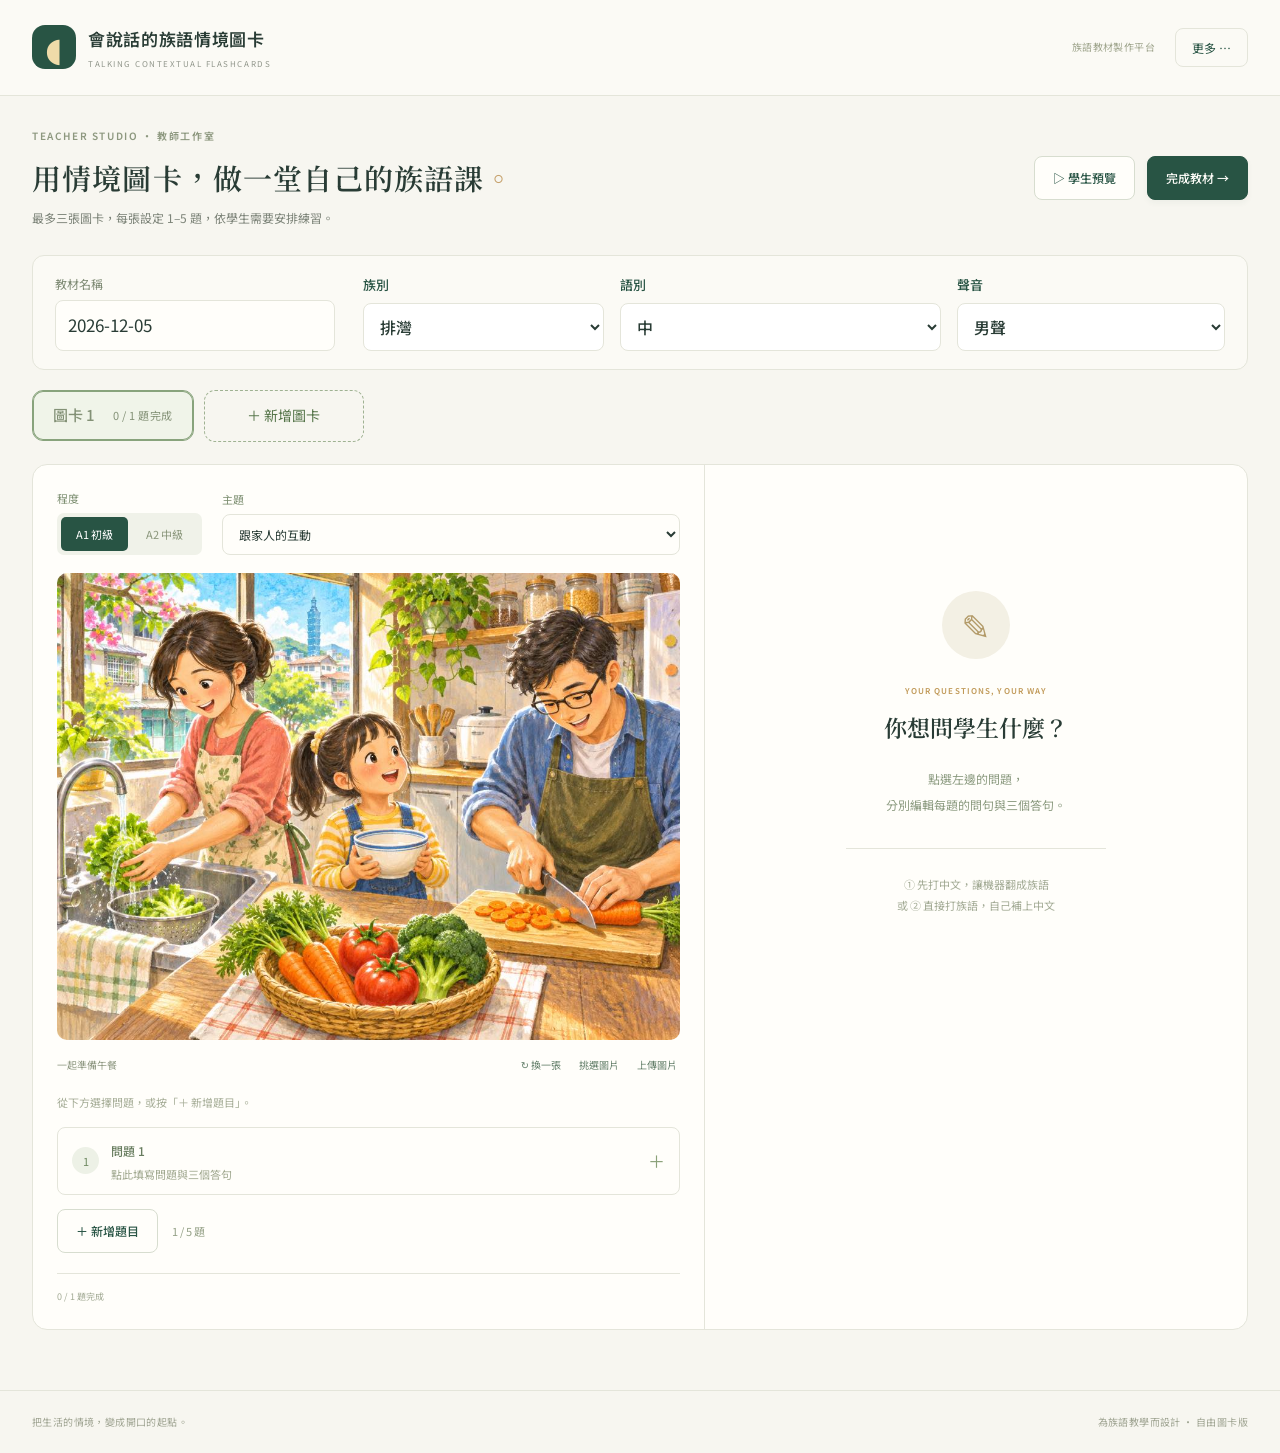
<file: index.html>
<!doctype html>
<html lang="zh-Hant">
<head>
  <meta charset="UTF-8"><meta name="viewport" content="width=device-width, initial-scale=1">
  <title>會說話的族語情境圖卡｜讓每個情境，都有自己的聲音</title>
  <meta name="description" content="為台灣原住民族語老師設計的互動教材工具。選擇情境插圖、編輯族語問答，製作能聽、能看、能練習的線上圖卡。">
  <meta name="theme-color" content="#254f43">
  <link rel="icon" href="./icon.svg" type="image/svg+xml">
  <link rel="stylesheet" href="./style.css?v=3.4-speech">
<link rel="canonical" href="https://kenkhw.github.io/talking-flashcards/">
</head>
<body>
  <header class="site-header"><a class="brand" href="./"><span class="brand-icon">◖</span><span>會說話的族語情境圖卡<small>TALKING CONTEXTUAL FLASHCARDS</small></span></a><div class="header-tools"><span class="version-tag">族語教材製作平台</span><details class="more-menu"><summary>更多 ⋯</summary><div><button data-action="library">我的教材</button><button data-action="new">新增教材</button></div></details></div></header>
  <main id="app"><noscript>請啟用 JavaScript，才能編輯與使用互動圖卡。</noscript></main>
  <footer class="site-footer"><span>把生活的情境，變成開口的起點。</span><span>為族語教學而設計 · 自由圖卡版</span></footer>
  <div id="toast" role="status" aria-live="polite"></div>
  <dialog id="modal"><div id="modal-content"></div><button class="dialog-close" data-action="close-modal" aria-label="關閉視窗">×</button></dialog>
  <script src="./qrcode.js"></script>
  <script type="module" src="./app.js?v=3.4-speech"></script>
</body></html>
</file>
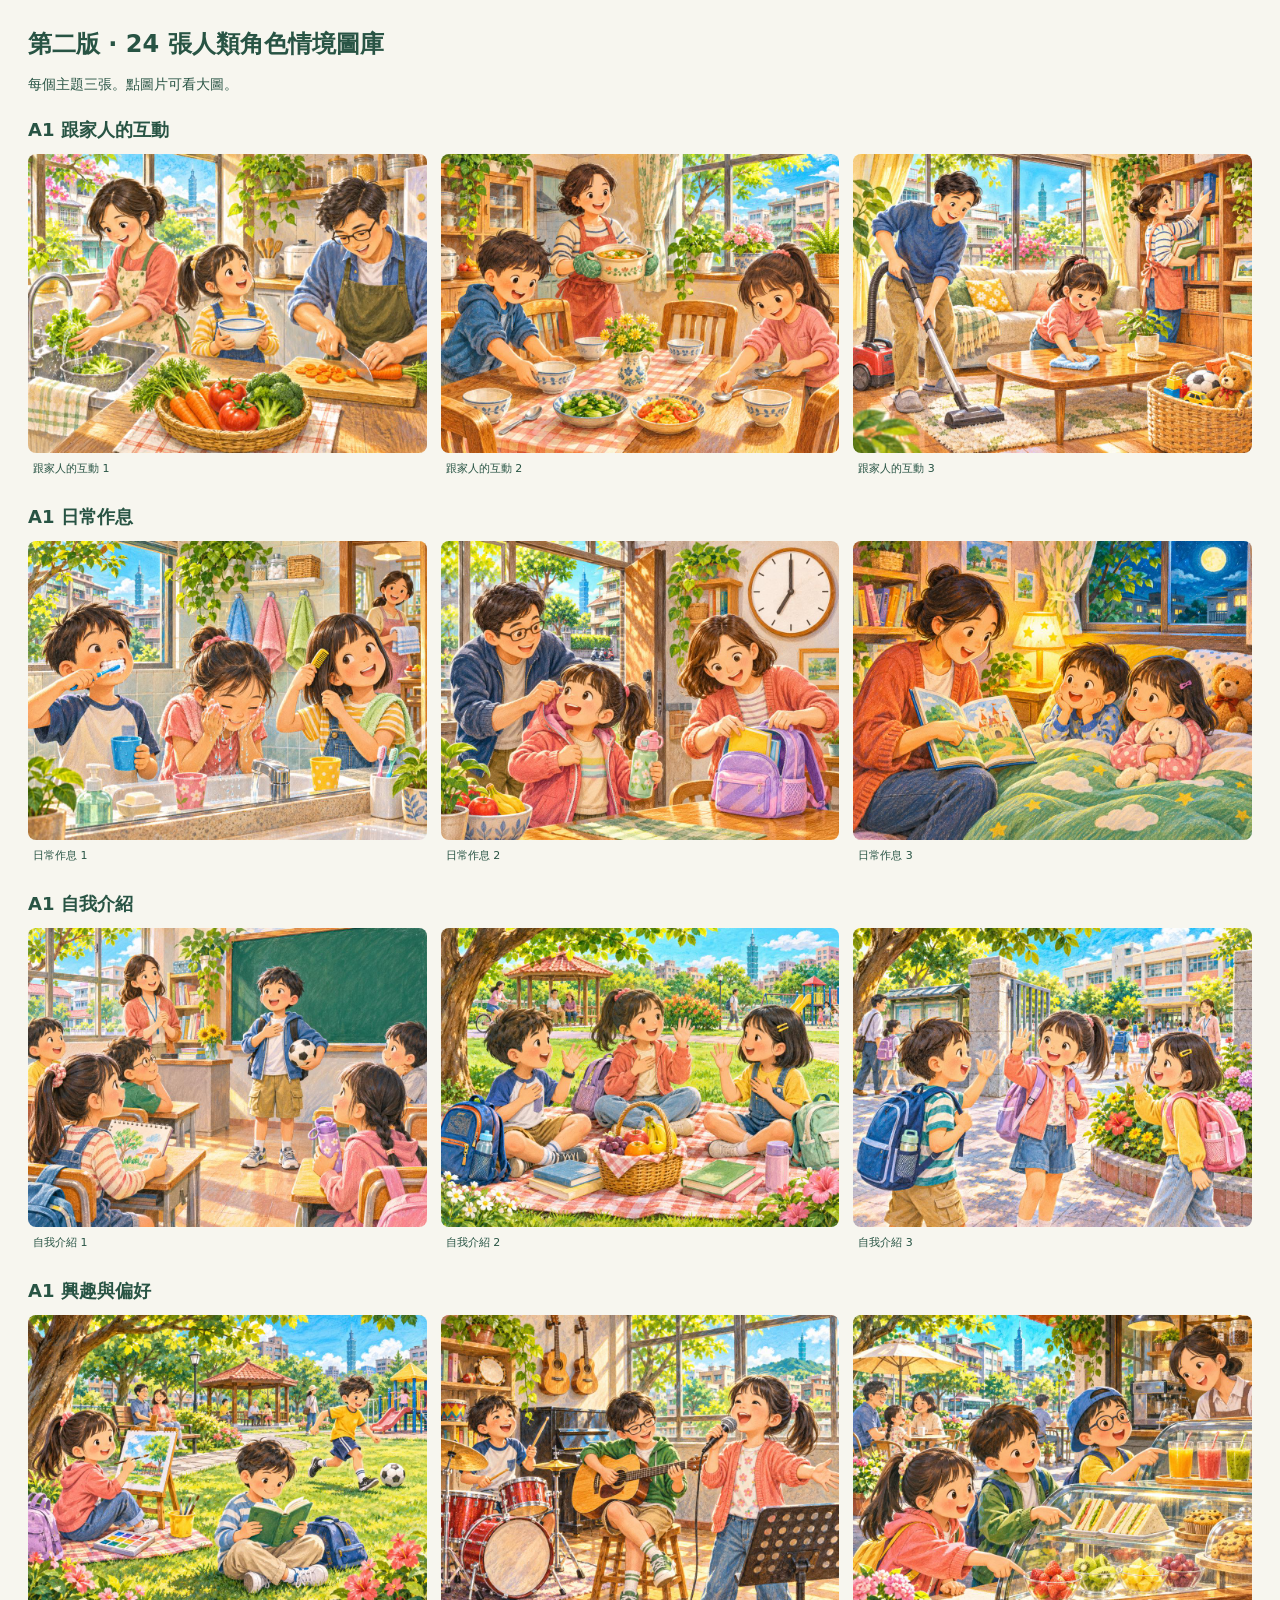
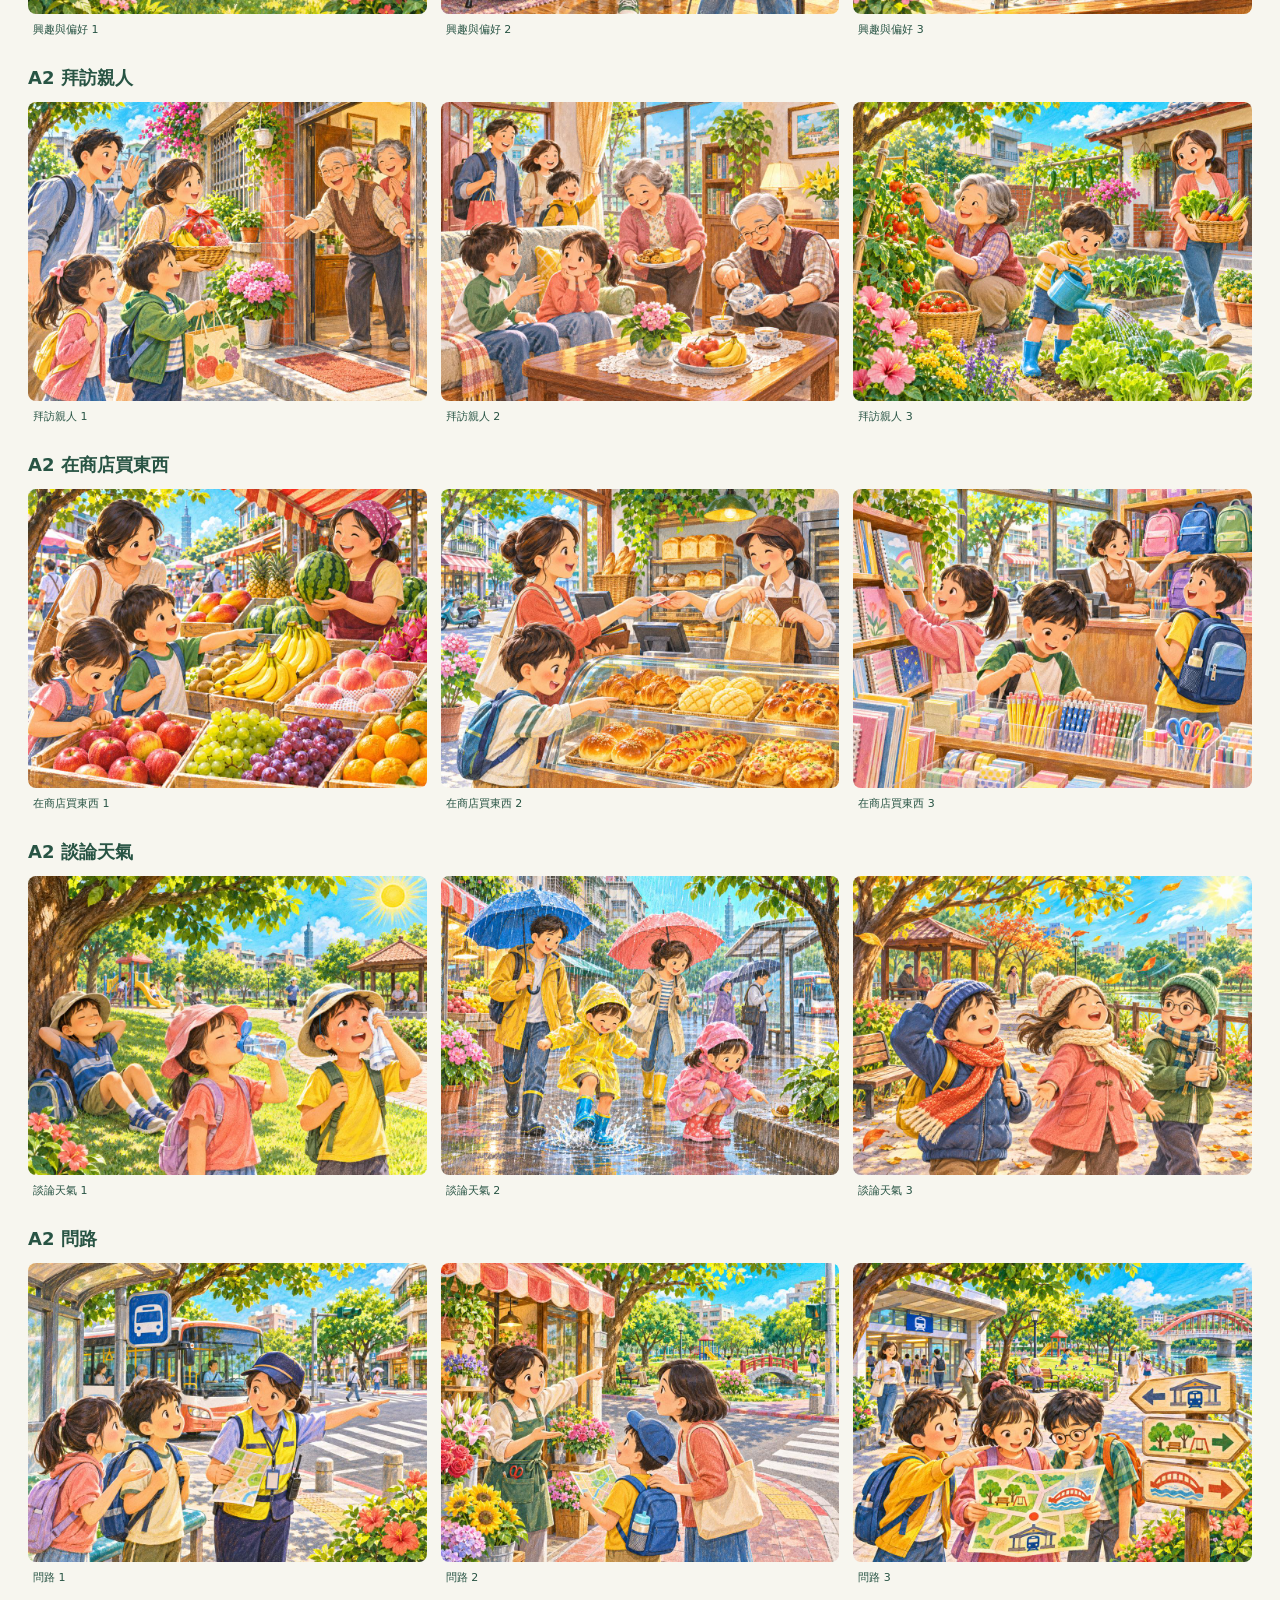
<file: gallery.html>
<!doctype html><html lang="zh-Hant"><meta charset="UTF-8"><meta name="viewport" content="width=device-width,initial-scale=1"><title>24 張人類角色情境圖庫</title><style>body{font:14px system-ui;background:#f7f6ef;color:#285444;margin:28px}section{display:grid;grid-template-columns:repeat(3,1fr);gap:14px}img{width:100%;border-radius:8px}h1{font-size:24px}h2{font-size:18px;margin:24px 0 12px}figure{margin:0}figcaption{font-size:11px;margin:5px}a{color:inherit}@media(max-width:600px){section{grid-template-columns:1fr}}</style><h1>第二版 · 24 張人類角色情境圖庫</h1><p>每個主題三張。點圖片可看大圖。</p><h2>A1 跟家人的互動</h2><section><figure><a href="./family-0.jpg"><img src="./family-0.jpg" alt="跟家人的互動情境1"></a><figcaption>跟家人的互動 1</figcaption></figure><figure><a href="./family-1.jpg"><img src="./family-1.jpg" alt="跟家人的互動情境2"></a><figcaption>跟家人的互動 2</figcaption></figure><figure><a href="./family-2.jpg"><img src="./family-2.jpg" alt="跟家人的互動情境3"></a><figcaption>跟家人的互動 3</figcaption></figure></section><h2>A1 日常作息</h2><section><figure><a href="./routine-0.jpg"><img src="./routine-0.jpg" alt="日常作息情境1"></a><figcaption>日常作息 1</figcaption></figure><figure><a href="./routine-1.jpg"><img src="./routine-1.jpg" alt="日常作息情境2"></a><figcaption>日常作息 2</figcaption></figure><figure><a href="./routine-2.jpg"><img src="./routine-2.jpg" alt="日常作息情境3"></a><figcaption>日常作息 3</figcaption></figure></section><h2>A1 自我介紹</h2><section><figure><a href="./intro-0.jpg"><img src="./intro-0.jpg" alt="自我介紹情境1"></a><figcaption>自我介紹 1</figcaption></figure><figure><a href="./intro-1.jpg"><img src="./intro-1.jpg" alt="自我介紹情境2"></a><figcaption>自我介紹 2</figcaption></figure><figure><a href="./intro-2.jpg"><img src="./intro-2.jpg" alt="自我介紹情境3"></a><figcaption>自我介紹 3</figcaption></figure></section><h2>A1 興趣與偏好</h2><section><figure><a href="./hobby-0.jpg"><img src="./hobby-0.jpg" alt="興趣與偏好情境1"></a><figcaption>興趣與偏好 1</figcaption></figure><figure><a href="./hobby-1.jpg"><img src="./hobby-1.jpg" alt="興趣與偏好情境2"></a><figcaption>興趣與偏好 2</figcaption></figure><figure><a href="./hobby-2.jpg"><img src="./hobby-2.jpg" alt="興趣與偏好情境3"></a><figcaption>興趣與偏好 3</figcaption></figure></section><h2>A2 拜訪親人</h2><section><figure><a href="./visit-0.jpg"><img src="./visit-0.jpg" alt="拜訪親人情境1"></a><figcaption>拜訪親人 1</figcaption></figure><figure><a href="./visit-1.jpg"><img src="./visit-1.jpg" alt="拜訪親人情境2"></a><figcaption>拜訪親人 2</figcaption></figure><figure><a href="./visit-2.jpg"><img src="./visit-2.jpg" alt="拜訪親人情境3"></a><figcaption>拜訪親人 3</figcaption></figure></section><h2>A2 在商店買東西</h2><section><figure><a href="./shop-0.jpg"><img src="./shop-0.jpg" alt="在商店買東西情境1"></a><figcaption>在商店買東西 1</figcaption></figure><figure><a href="./shop-1.jpg"><img src="./shop-1.jpg" alt="在商店買東西情境2"></a><figcaption>在商店買東西 2</figcaption></figure><figure><a href="./shop-2.jpg"><img src="./shop-2.jpg" alt="在商店買東西情境3"></a><figcaption>在商店買東西 3</figcaption></figure></section><h2>A2 談論天氣</h2><section><figure><a href="./weather-0.jpg"><img src="./weather-0.jpg" alt="談論天氣情境1"></a><figcaption>談論天氣 1</figcaption></figure><figure><a href="./weather-1.jpg"><img src="./weather-1.jpg" alt="談論天氣情境2"></a><figcaption>談論天氣 2</figcaption></figure><figure><a href="./weather-2.jpg"><img src="./weather-2.jpg" alt="談論天氣情境3"></a><figcaption>談論天氣 3</figcaption></figure></section><h2>A2 問路</h2><section><figure><a href="./directions-0.jpg"><img src="./directions-0.jpg" alt="問路情境1"></a><figcaption>問路 1</figcaption></figure><figure><a href="./directions-1.jpg"><img src="./directions-1.jpg" alt="問路情境2"></a><figcaption>問路 2</figcaption></figure><figure><a href="./directions-2.jpg"><img src="./directions-2.jpg" alt="問路情境3"></a><figcaption>問路 3</figcaption></figure></section>
</file>
<file: style.css>
@import url('https://fonts.googleapis.com/css2?family=Noto+Sans+TC:wght@400;500;600;700&family=Noto+Serif+TC:wght@500;600;700&display=swap');
:root{--paper:#f7f6f0;--surface:#fffefa;--ink:#293c35;--muted:#7d8479;--green:#285444;--green-soft:#eaf0e8;--line:#e4e5da;--ochre:#c19a59;--red:#ab4c3f;--radius:14px;font-family:'Noto Sans TC',system-ui,sans-serif;color:var(--ink);background:var(--paper);font-synthesis:none;font-size:14px;line-height:1.65}
*{box-sizing:border-box}body{margin:0}button,input,select,textarea{font:inherit}button,a,input,summary,select,textarea{-webkit-tap-highlight-color:transparent}button{cursor:pointer}button:disabled{cursor:not-allowed;opacity:.45}button{transition:background .18s,box-shadow .18s,transform .18s}button:hover:not(:disabled){filter:brightness(.97)}a{color:inherit;text-decoration:none}button:focus-visible,a:focus-visible,summary:focus-visible{outline:3px solid #c6a76c;outline-offset:4px}input,select,textarea{border:1px solid var(--line);background:#fffefa;color:var(--ink);border-radius:8px;padding:10px 12px;min-width:0;width:100%;outline:none}input:focus,select:focus,textarea:focus{border-color:#6b927d;box-shadow:0 0 0 3px #eaf0e8}input[aria-invalid=true]{border-color:var(--red)}label{display:block}h1,h2,h3,p{margin:0}h1{font-family:'Noto Serif TC',serif;font-size:34px;letter-spacing:.04em;line-height:1.6;font-weight:600}h2{font-size:21px;font-weight:600;line-height:1.5}h3{font-size:18px}small{font-size:11px}img{display:block;max-width:100%}.muted{color:var(--muted)}.tiny{font-size:11px;color:var(--muted);line-height:1.8}.eyebrow{font-size:10px;font-weight:600;letter-spacing:.16em;color:#8d987f;margin-bottom:10px}.heading-dot{color:#c6a16c}.section-kicker{font-size:10px;letter-spacing:.13em;color:var(--ochre);font-weight:600;margin-bottom:8px}.site-header{height:96px;border-bottom:1px solid var(--line);display:flex;align-items:center;justify-content:space-between;gap:24px;padding:0 max(32px,calc((100vw - 1440px)/2));background:#fbfaf5}.brand{display:flex;align-items:center;gap:12px;font-size:17px;font-weight:600;white-space:nowrap;letter-spacing:.04em}.brand small{display:block;font-size:8px;letter-spacing:.19em;color:#91968b;margin-top:4px;font-weight:400}.brand-icon{display:grid;place-items:center;border-radius:13px;background:var(--green);width:44px;height:44px;color:#efdba9;font-size:33px;line-height:1}.site-header nav{display:flex;gap:24px}.nav-button{background:none;border:0;color:#727b71;padding:10px 0;font-size:13px}.nav-button:hover{color:var(--green)}.account-button{background:transparent;border:1px solid #d9ded0;border-radius:7px;padding:9px 16px;color:var(--green);font-size:12px;white-space:nowrap}main{max-width:1440px;margin:0 auto;padding:42px 32px 60px;min-height:calc(100vh - 180px)}.page-heading{display:flex;justify-content:space-between;align-items:center;gap:24px;margin-bottom:32px}.page-heading .muted{font-size:12px;margin-top:8px}.heading-actions{display:flex;gap:12px;align-items:center}.primary,.secondary,.button-link{border-radius:8px;padding:11px 18px;font-size:12px;font-weight:500;display:inline-flex;justify-content:center;align-items:center;gap:8px;min-height:43px;white-space:nowrap}.primary{background:var(--green);color:#fffefa;border:1px solid var(--green);box-shadow:0 3px 6px #2854440c}.secondary{border:1px solid #d7ddcf;background:var(--surface);color:var(--green)}.text-button{border:0;background:none;font-size:11px;color:#65806b;padding:7px 3px;white-space:nowrap}.icon-button{background:#f4f5ed;border:1px solid var(--line);border-radius:7px;min-width:37px;font-size:20px;color:var(--green)}.wide{width:100%}.studio-layout{display:grid;grid-template-columns:218px 1fr;gap:25px;align-items:start}.sidebar{border:1px solid var(--line);border-radius:var(--radius);background:#f2f3eb;overflow:hidden}.sidebar-heading{padding:25px 22px 17px;font-weight:600}.sidebar-heading small{display:block;color:#92998a;font-weight:400;margin-top:4px;font-size:10px}.steps{padding:0 12px}.step{display:flex;text-align:left;align-items:center;gap:11px;background:none;width:100%;border:1px solid transparent;border-radius:9px;padding:14px 10px;color:#90978a;margin:6px 0;font-size:12px}.step small{display:block;font-size:9px;color:#9ba191;margin-top:3px}.step.current{background:#fffefa;color:var(--green);border-color:#e1e4d7;box-shadow:0 3px 7px #40573806}.step-number{border:1px solid #d6ddcc;width:25px;height:25px;display:grid;place-items:center;border-radius:50%;font-size:11px;flex-shrink:0}.current .step-number{color:#fff;background:var(--green);border-color:var(--green)}.sidebar-note{border-top:1px solid #e1e4d8;margin:25px 22px 0;padding-top:23px}.note-mark{display:block;font-size:24px;color:#ba9d64;margin-bottom:9px}.sidebar-note strong{font-size:11px;font-weight:500}.sidebar-note p{font-size:10px;color:#959c8d;line-height:2;margin-top:9px}.save-indicator{margin:32px 22px 20px;display:flex;align-items:center;gap:7px;font-size:9px;color:#8c9583}.status-dot,.tiny-dot{display:inline-block;width:5px;height:5px;border-radius:100%;background:#81a189;flex-shrink:0}.workspace{border:1px solid var(--line);border-radius:var(--radius);background:var(--surface);overflow:hidden;min-width:0}.workspace-top{display:flex;justify-content:space-between;padding:22px 26px 0;align-items:center;font-size:11px}.pill{display:inline-flex;align-items:center;border-radius:5px;padding:3px 8px;background:var(--green-soft);color:#5d7e63;font-size:10px;white-space:nowrap}.pill.light{background:#f5f2e8;color:#a08d60}.topic-label{font-size:11px;color:#929888;margin-left:10px}.lesson-title{display:flex;align-items:center;padding:8px 22px 17px;border-bottom:1px solid var(--line);gap:5px}.lesson-title input{border:1px solid transparent;background:transparent;font-size:19px;font-weight:600;padding:4px;width:min(100%,510px);border-radius:5px}.lesson-title input:focus{background:white;border-color:#d2ddcd}.lesson-title .muted{font-size:16px}.question-layout{display:grid;grid-template-columns:minmax(0,1.3fr) minmax(305px,1fr)}.canvas-panel{padding:22px;border-right:1px solid var(--line)}.canvas-top{display:flex;align-items:center;justify-content:space-between;margin-bottom:19px;gap:8px}.canvas-top>.tiny{font-size:9px}.card-tabs{display:flex;gap:5px;background:#f0f2e9;padding:4px;border-radius:7px;width:fit-content}.tab{border:0;color:#8d9685;font-size:11px;padding:6px 15px;border-radius:5px;background:transparent}.tab.active{background:#fffefa;color:var(--green);box-shadow:0 2px 5px #3f543611}.scene{position:relative;width:100%;overflow:hidden;border-radius:10px;background:#edf0dd;isolation:isolate}.scene>img{width:100%;height:auto;user-select:none}.scene.positioning{cursor:crosshair;outline:3px dashed #bc9f62;outline-offset:3px}.hotspot{position:absolute;transform:translate(-50%,-50%);border-radius:50%;border:3px solid #fffefa;background:#6e8a70cc;color:white;box-shadow:0 0 0 5px #fff9e22e,0 3px 8px #30523a22;width:35px;height:35px;display:grid;place-items:center;font-size:13px;font-weight:600;padding:0;touch-action:none;z-index:2}.hotspot.active{background:var(--green);box-shadow:0 0 0 7px #fff9e26e,0 3px 8px #30523a22}.hotspot.solved{background:#bb9959}.canvas-caption{display:flex;justify-content:space-between;align-items:center;color:#9ba28f;font-size:9px;gap:8px;margin-top:9px}.canvas-caption>span{display:flex;align-items:center;gap:7px}.canvas-caption .text-button{font-size:9px}.hotspot-tabs{display:grid;grid-template-columns:repeat(3,1fr);gap:8px;margin-top:21px}.hotspot-tab{background:#fffefa;border:1px solid var(--line);border-radius:8px;display:grid;grid-template-columns:21px 1fr;grid-template-rows:20px 16px;column-gap:8px;text-align:left;padding:13px 9px;color:#8c9585;align-items:center}.hotspot-tab>span{border:1px solid #dfe4d5;border-radius:50%;grid-row:1/3;display:grid;place-items:center;width:21px;height:21px;font-size:9px}.hotspot-tab strong{font-size:10px;font-weight:500}.hotspot-tab small{font-size:8px;color:#a2aa96}.hotspot-tab.selected{border-color:#8fa98b;background:#f1f5ec;color:var(--green)}.hotspot-tab.selected>span{background:var(--green);color:white;border-color:var(--green)}.teaching-tip{background:#f8f5eb;border-radius:9px;display:flex;align-items:start;gap:12px;padding:17px;margin-top:25px}.teaching-tip>span{font-size:22px;color:#bb9c62;line-height:1.2}.teaching-tip strong{font-size:10px;font-weight:500;color:#a08b5d}.teaching-tip p{font-size:9px;color:#afa68e;line-height:1.9;margin-top:5px}.utility-actions{display:flex;gap:13px;flex-wrap:wrap;margin-top:14px}.utility-actions .text-button{font-size:10px}.question-editor{padding:23px;max-height:740px;overflow:auto;scrollbar-width:thin;scrollbar-color:#d8ddcf transparent}.question-editor-heading{display:flex;justify-content:space-between;align-items:center;margin-bottom:20px;gap:10px}.question-editor-heading h2{font-size:16px}.question-editor-heading .section-kicker{font-size:8px;margin-bottom:4px}.field-title{display:flex;justify-content:space-between;align-items:center;margin-bottom:7px;gap:5px;font-size:11px}.word-count{font-size:9px;color:#9ba18e}.word-count.over{color:var(--red);font-weight:600}.native-row{display:flex;gap:6px}.native-row input{font-size:12px;padding:9px 10px;background:#fffefa}.native-row input::placeholder{font-size:10px;color:#b5b9a9}.translation{margin-top:8px;font-size:10px;color:#7c8d75}.translation summary{cursor:pointer;font-size:9px}.translation input{font-size:11px;padding:7px 9px;background:#fbfbf6}.mini-label{font-size:10px;color:#929a88;margin:8px 0 5px}.translate-actions{display:flex;gap:13px;justify-content:flex-end}.translate-actions .text-button{font-size:9px;padding:5px 0}.translation .tiny{font-size:8px;margin-top:7px}.answer-heading{display:flex;justify-content:space-between;border-top:1px solid var(--line);padding-top:19px;margin-top:20px;font-size:11px}.answer-heading .tiny{font-size:9px}.answer-editor{margin-top:16px}.correct-choice{display:flex;align-items:center;gap:6px;font-size:11px;color:var(--green);margin-bottom:8px}.correct-choice input{width:12px;height:12px;margin:0;accent-color:var(--green)}.correct-choice span{font-size:9px;color:#9ca48e}.answer-editor .field-title{display:none}.workspace-footer{padding:19px 24px;border-top:1px solid var(--line);display:flex;align-items:center;justify-content:space-between;gap:12px}.workspace-footer>.tiny{font-size:9px}.workspace-footer>div{display:flex;gap:18px;align-items:center}.workspace-footer .primary{font-size:11px;padding:9px 16px;min-height:38px}.settings-panel{padding:29px;min-height:500px}.settings-panel>h2{margin-bottom:9px}.settings-panel>.muted{font-size:12px}.level-grid{display:grid;grid-template-columns:1fr 1fr;gap:18px;margin:26px 0}.level-card{text-align:left;background:#fafaf5;border:1px solid var(--line);border-radius:11px;padding:22px;color:var(--ink)}.level-card.selected{border-color:#7d9b7b;background:#eef3e8;box-shadow:inset 0 0 0 1px #8ca783}.level-card strong{font-size:26px;color:var(--green)}.level-card strong span{font-size:13px;font-weight:500;margin-left:6px}.level-card p{font-size:12px;color:#7d8b74;margin:8px 0}.level-card small{font-size:10px;color:#9aa18c}.group-label{font-size:12px;font-weight:500;margin-bottom:10px}.topic-grid{display:flex;gap:9px;flex-wrap:wrap}.topic-chip{font-size:12px;border:1px solid var(--line);border-radius:7px;background:#fffefa;color:#8c9583;padding:9px 16px}.topic-chip.selected{border-color:#8ca17c;background:#eef2e7;color:var(--green)}.language-grid{display:grid;grid-template-columns:.8fr 1fr 1.3fr;gap:15px;margin-top:31px}.language-grid label{font-size:11px;color:#7b8971}.language-grid select{margin-top:8px;font-size:12px;min-height:43px}.info-note{padding:12px 15px;margin-top:20px;background:#f7f5ed;border-radius:7px;font-size:10px;color:#a39779}.image-grid{display:grid;grid-template-columns:1fr 1fr;gap:20px;margin:20px 0}.settings-panel>.card-tabs{margin-top:24px}.image-choice{overflow:hidden;border:2px solid transparent;border-radius:12px;background:#f3f4ec;padding:0;text-align:left;color:#809071}.image-choice img{width:100%}.image-choice span{display:block;padding:13px 18px;font-size:12px}.image-choice.selected{border-color:#789777}.site-footer{display:flex;justify-content:space-between;max-width:1440px;margin:0 auto;padding:23px 32px;border-top:1px solid var(--line);font-size:10px;color:#a0a593;letter-spacing:.04em}.student-heading{display:flex;justify-content:space-between;align-items:center;margin-bottom:30px}.student-heading h1{font-size:30px}.student-heading>.muted{font-size:12px}.student-layout{display:grid;grid-template-columns:minmax(0,1.6fr) minmax(330px,1fr);gap:26px}.student-canvas,.student-question{background:var(--surface);border:1px solid var(--line);border-radius:15px;padding:25px}.student-card-bar{display:flex;justify-content:space-between;align-items:center;margin-bottom:20px}.student-canvas .scene .hotspot{width:43px;height:43px;font-size:16px}.student-instruction{text-align:center;color:#8a977b;font-size:12px;margin:19px 0}.student-canvas progress{width:100%;height:7px;border:0;border-radius:10px;accent-color:var(--green)}progress::-webkit-progress-bar{background:#eef0e5;border-radius:10px}progress::-webkit-progress-value{background:#8ba17d;border-radius:10px}.student-question{padding:30px;align-self:start;min-height:450px}.student-question h2{margin-bottom:22px}.empty-question{text-align:center;padding:65px 0;color:#85947d}.empty-question h2{font-family:'Noto Serif TC',serif;font-size:23px;color:var(--ink);margin:10px 0 20px}.empty-question p{font-size:12px;line-height:2.2}.empty-ear{font-size:50px;color:#b8a173;display:block;margin-bottom:20px}.revealed-question{background:#f0f4e9;padding:16px;border-radius:9px;margin-top:16px}.revealed-question strong{font-size:17px;font-weight:500}.revealed-question p{font-size:12px;color:#829170;margin-top:5px}.answer-instruction{margin:19px 0 12px}.student-answers{display:grid;gap:10px}.student-answer{display:flex;align-items:center;gap:13px;background:#fffefa;border:1px solid var(--line);border-radius:9px;min-height:65px;padding:13px;text-align:left;color:#6a7d62}.answer-letter{font-size:12px;width:26px;height:26px;border:1px solid #d9e0cd;border-radius:50%;display:grid;place-items:center;flex-shrink:0}.student-answer.selected{border-color:#78966f;background:#eff4e8;box-shadow:inset 0 0 0 1px #78966f}.student-answer>span:nth-child(2){font-size:13px;overflow-wrap:anywhere}.student-answer small{display:block;color:#9ca58d;font-size:11px;margin-top:4px}.sound-icon{margin-left:auto;font-size:17px}.reveal-button{display:block;margin:16px auto;text-decoration:underline;text-underline-offset:4px;font-size:11px}.audio-status{font-size:10px;color:#9da58f;margin-top:15px;text-align:center}.feedback{border-radius:8px;padding:12px;margin:14px 0;font-size:12px}.feedback.correct{background:#eaf2e1;color:#617d4d}.feedback.retry{background:#fbf0dc;color:#a0844e}.completion-message{text-align:center;background:#f7f1df;border-radius:10px;padding:25px;margin-top:20px;color:#9a7c3c}.completion-message p{font-size:12px;margin:10px 0 15px}.library-section{background:var(--surface);border:1px solid var(--line);border-radius:15px;padding:30px}.library-section h2{margin-bottom:22px}.library-grid{display:grid;grid-template-columns:repeat(3,1fr);gap:22px;margin-bottom:40px}.library-card{border:1px solid var(--line);border-radius:12px;overflow:hidden}.library-card>div{padding:20px}.library-card h3{margin:10px 0;font-size:16px}.library-card .text-button{margin-top:10px}.cloud-row{display:flex;justify-content:space-between;gap:15px;padding:15px 0;border-bottom:1px solid var(--line)}.cloud-row>div{display:flex;gap:15px}.loading-state{padding:100px 20px;text-align:center}.loading-state h1{font-size:25px}.loading-state p{margin:20px}.loading-state .button-link{margin-top:15px}dialog{border:1px solid var(--line);background:var(--surface);border-radius:18px;max-width:min(540px,calc(100vw - 30px));width:540px;padding:36px;color:var(--ink);max-height:90vh;overflow:auto;box-shadow:0 25px 100px #203a3233}dialog::backdrop{background:#203a3266;backdrop-filter:blur(4px)}dialog h2{font-family:'Noto Serif TC',serif;font-size:24px;margin-bottom:15px}dialog p{font-size:12px;line-height:1.9;color:#859079;margin:12px 0}dialog form label{font-size:12px;color:#7f8c73;margin:20px 0}dialog input{margin-top:8px}.dialog-close{position:absolute;right:15px;top:12px;background:none;border:0;font-size:24px;color:#939e86}.share-method{border:1px solid var(--line);border-radius:10px;padding:20px;margin-top:18px}.share-method strong{font-size:14px}.qr-wrap{width:min(230px,100%);margin:20px auto}.qr-wrap svg{width:100%;height:auto}.modal-actions{display:flex;gap:10px;margin-top:18px;flex-wrap:wrap}.help-list{padding-left:20px;margin:25px 0}.help-list li{padding-left:5px;margin-bottom:18px;font-size:13px}.help-list p{margin:5px 0;font-size:12px}.error-list{max-height:280px;overflow:auto;padding-left:20px;font-size:12px;color:#a17458;margin:20px 0}.error-list li{margin:8px 0}#toast{position:fixed;bottom:28px;left:50%;transform:translate(-50%,15px);background:#285444;color:#fffefa;box-shadow:0 6px 25px #254b4322;border-radius:9px;padding:13px 20px;font-size:12px;z-index:50;max-width:90vw;opacity:0;pointer-events:none;transition:.2s}#toast.visible{opacity:1;transform:translate(-50%,0)}.sr-only{position:absolute;width:1px;height:1px;overflow:hidden;clip:rect(0,0,0,0);white-space:nowrap}
@media(min-width:1550px){.site-header{padding-inline:calc((100vw - 1376px)/2)}}
@media(max-width:1200px){.site-header{padding-inline:25px}.site-header nav{gap:17px}.brand{font-size:14px}.brand small{font-size:7px}.studio-layout{grid-template-columns:185px 1fr;gap:18px}.sidebar-heading{padding:22px 15px}.steps{padding:0 6px}.step{padding:12px 7px;gap:8px;font-size:11px}.step small{font-size:8px}.sidebar-note{margin-inline:16px}.save-indicator{margin-inline:16px}.question-layout{grid-template-columns:minmax(0,1fr) 300px}.canvas-panel{padding:18px}.canvas-top{flex-wrap:wrap}.question-editor{padding:18px}.page-heading h1{font-size:28px}.heading-actions{gap:7px}.heading-actions .text-button{font-size:10px}.hotspot-tabs{gap:4px}.hotspot-tab{grid-template-columns:18px 1fr;column-gap:4px;padding:10px 5px}.hotspot-tab>span{width:18px;height:18px}.hotspot-tab strong{font-size:9px}}
@media(max-width:1000px){.page-heading{display:block}.heading-actions{margin-top:18px;justify-content:flex-end}.site-header nav{display:flex;gap:14px}main{padding:30px 22px 45px}.studio-layout{grid-template-columns:1fr}.sidebar{display:flex;align-items:center;justify-content:center;padding:10px}.sidebar-heading,.sidebar-note,.save-indicator{display:none}.steps{display:flex;width:100%;gap:8px}.step{margin:0;justify-content:center}.step small{display:none}.question-layout{grid-template-columns:minmax(0,1.2fr) minmax(300px,1fr)}.canvas-top>.tiny{display:none}.page-heading{margin-bottom:24px}.student-layout{grid-template-columns:1.2fr 1fr;gap:18px}.student-question{padding:22px}.student-canvas{padding:18px}.library-grid{grid-template-columns:repeat(2,1fr)}}
@media(max-width:720px){.site-header{height:auto;min-height:100px;padding:14px 18px 8px;gap:10px;flex-wrap:wrap}.site-header nav{order:3;width:100%;justify-content:center;gap:30px}.site-header .nav-button{font-size:10px;padding:4px 0}.brand{font-size:12px;gap:8px}.brand small{font-size:6px;letter-spacing:.12em}.brand-icon{width:34px;height:34px;border-radius:10px;font-size:26px}.account-button{font-size:10px;padding:7px 10px}main{padding:25px 14px 35px}.page-heading{display:block}.page-heading h1{font-size:25px}.page-heading .muted{font-size:10px}.eyebrow{font-size:8px;margin-bottom:8px}.heading-actions{margin-top:20px;justify-content:flex-end}.heading-actions .text-button{display:block;margin-right:auto;font-size:10px}.heading-actions .primary,.heading-actions .secondary{padding:8px 11px;font-size:10px;min-height:36px}.sidebar{padding:6px;border-radius:10px}.steps{gap:3px;padding:0}.step{font-size:9px;padding:9px 4px;gap:5px}.step-number{width:20px;height:20px;font-size:9px}.workspace-top{padding:17px 17px 0;font-size:9px}.workspace-top .muted{font-size:9px}.lesson-title{padding:9px 12px 13px}.lesson-title input{font-size:16px}.question-layout{display:block}.canvas-panel{border-right:0;border-bottom:1px solid var(--line);padding:17px}.canvas-top>.tiny{display:block}.canvas-top{flex-wrap:nowrap}.scene{border-radius:9px}.canvas-caption{font-size:8px}.hotspot-tab{grid-template-columns:23px 1fr;padding:12px}.hotspot-tab strong{font-size:11px}.hotspot-tab small{font-size:9px}.hotspot-tab>span{width:23px;height:23px}.hotspot-tabs{gap:8px;margin-top:16px}.teaching-tip{margin-top:17px}.teaching-tip strong{font-size:11px}.teaching-tip p{font-size:10px}.question-editor{max-height:none;padding:23px 19px}.question-editor-heading h2{font-size:18px}.native-row input{font-size:15px;padding:11px}.field-title{font-size:12px}.word-count{font-size:10px}.translation summary{font-size:11px;padding:3px 0}.translation input{font-size:13px;padding:9px}.mini-label{font-size:11px}.translate-actions .text-button{font-size:10px}.translation .tiny{font-size:9px}.answer-heading{font-size:13px}.correct-choice{font-size:13px}.correct-choice span{font-size:10px}.answer-editor{margin-top:22px}.settings-panel{padding:22px 18px;min-height:auto}.settings-panel h2{font-size:19px}.settings-panel>.muted{font-size:11px}.level-grid{gap:10px;margin:22px 0}.level-card{padding:16px 12px}.level-card strong{font-size:23px}.level-card strong span{font-size:11px}.level-card p{font-size:10px}.topic-grid{gap:7px}.topic-chip{font-size:10px;padding:9px 12px}.language-grid{grid-template-columns:1fr 1fr;gap:16px;margin-top:24px}.language-grid label:last-child{grid-column:1/3}.image-grid{gap:12px}.image-choice span{padding:9px;font-size:10px}.workspace-footer{padding:16px;align-items:flex-end}.workspace-footer>.tiny{max-width:45%;font-size:8px}.workspace-footer>div{gap:12px}.workspace-footer .primary{font-size:10px;padding:8px 11px}.workspace-footer .text-button{font-size:10px}.site-footer{padding:20px 18px;font-size:8px;gap:10px}.student-heading{gap:15px}.student-heading h1{font-size:22px}.student-heading .muted{font-size:10px}.student-heading>.secondary{font-size:9px;padding:8px 10px;min-height:35px}.student-layout{grid-template-columns:1fr}.student-canvas,.student-question{padding:18px;border-radius:12px}.student-question{min-height:300px}.empty-question{padding:30px 0}.student-canvas .scene .hotspot{width:36px;height:36px;font-size:13px}.student-question h2{font-size:20px}.student-instruction{font-size:10px}.student-answer{min-height:68px}.student-answer>span:nth-child(2){font-size:14px}.student-answer small{font-size:12px}.library-section{padding:20px}.library-grid{grid-template-columns:1fr}.cloud-row{display:block}.cloud-row>div{margin-top:10px}dialog{padding:29px 23px}dialog h2{font-size:22px}}
@media(prefers-reduced-motion:reduce){*{transition:none!important;scroll-behavior:auto!important}}
/* Second edition: a single studio with two independent cards. */
.header-tools{display:flex;align-items:center;gap:20px}.version-tag{font-size:10px;color:#a0a68e;letter-spacing:.04em}.more-menu{position:relative;font-size:12px;color:var(--green)}.more-menu>summary{cursor:pointer;list-style:none;padding:9px 16px;border:1px solid var(--line);border-radius:8px}.more-menu>summary::-webkit-details-marker{display:none}.more-menu>div{position:absolute;right:0;top:45px;z-index:15;width:160px;background:var(--surface);border:1px solid var(--line);padding:8px;border-radius:10px;box-shadow:0 12px 35px #293c351a}.more-menu button{border:0;background:none;color:var(--ink);padding:10px 12px;width:100%;text-align:left;font-size:12px;border-radius:5px}.more-menu button:hover{background:var(--green-soft)}main{max-width:1320px;padding-top:32px}.v2-heading{display:flex;justify-content:space-between;align-items:center;gap:22px;margin-bottom:27px}.v2-heading h1{font-size:29px}.v2-heading .muted{font-size:12px;margin-top:7px}.studio-bar{display:flex;justify-content:space-between;align-items:center;gap:20px;padding:18px 22px;border:1px solid var(--line);border-radius:12px;background:#fbfaf5;margin-bottom:20px}.title-label{font-size:10px;color:#7e8a74;flex:1;max-width:540px}.title-label>span{font-size:9px;color:#aaa997;margin-left:5px}.title-label input{padding:3px 0 0;border:0;background:none;border-radius:0;font-size:16px;box-shadow:none}.title-label input::placeholder{font-size:13px;color:#b1b6a7}.studio-meta{text-align:right}.studio-meta .text-button{display:block;margin-left:auto;font-size:11px}.studio-meta>span{font-size:9px;color:#a0a88f}.v2-card-tabs{display:grid;grid-template-columns:1fr 1fr;gap:14px;margin-bottom:22px}.v2-card-tab{border:1px solid var(--line);background:#fafaf5;border-radius:11px;display:flex;align-items:center;gap:14px;padding:11px;text-align:left;color:#839176;min-width:0}.v2-card-tab>img{width:82px;height:60px;object-fit:cover;border-radius:6px;flex-shrink:0}.v2-card-tab>span:nth-child(2){display:block;min-width:0}.v2-card-tab small{display:block;font-size:9px;letter-spacing:.05em}.v2-card-tab strong{display:block;font-size:14px;font-weight:500;margin:3px 0;overflow:hidden;text-overflow:ellipsis;white-space:nowrap}.v2-card-tab em{display:block;font-size:9px;font-style:normal;color:#9ca68f}.v2-card-tab.active{border-color:#88a37c;background:#f0f4e9;box-shadow:inset 0 0 0 1px #88a37c}.tab-check{margin-left:auto;font-size:10px;padding-right:8px;white-space:nowrap}.v2-workspace{display:grid;grid-template-columns:minmax(0,1.24fr) minmax(340px,1fr);align-items:start;border:1px solid var(--line);border-radius:15px;background:var(--surface);overflow:hidden}.v2-canvas{padding:24px;border-right:1px solid var(--line)}.card-settings{display:flex;align-items:flex-end;gap:20px;margin-bottom:18px}.card-settings label{font-size:11px;color:#7c8e70;margin-bottom:6px}.level-toggle{display:flex;background:#f0f2e9;border-radius:7px;padding:4px;gap:3px}.level-toggle button{border:0;border-radius:5px;font-size:11px;padding:8px 15px;background:none;color:#8b977c;white-space:nowrap}.level-toggle .selected{background:var(--green);color:white}.topic-select{flex:1;margin:0!important}.topic-select select{font-size:12px;margin-top:6px;min-height:41px}.v2-canvas .scene{aspect-ratio:4/3}.v2-canvas .scene>img{width:100%;height:100%;object-fit:cover}.scene-toolbar{display:flex;align-items:center;justify-content:space-between;gap:10px;padding-top:10px}.scene-toolbar>span{font-size:10px;color:#929b85}.scene-toolbar>div{display:flex;gap:15px}.scene-toolbar .text-button{font-size:10px}.canvas-hint{font-size:10px;color:#a6ad97;margin:12px 0 16px}.question-list{display:grid;gap:8px}.question-summary{display:flex;align-items:center;gap:12px;width:100%;min-height:64px;text-align:left;border:1px solid var(--line);background:#fffefa;border-radius:8px;padding:11px 14px;color:#687d5f}.question-summary.selected{border-color:#94a985;background:#f1f5ec}.question-number{width:27px;height:27px;border-radius:50%;display:grid;place-items:center;background:#edf1e6;color:#6e8961;font-size:11px;flex-shrink:0}.question-summary.selected .question-number{background:var(--green);color:white}.question-summary strong{font-size:12px;font-weight:500}.question-summary small{display:block;font-size:10px;color:#a0a88f;margin-top:3px;max-width:360px;overflow:hidden;white-space:nowrap;text-overflow:ellipsis}.question-complete{margin-left:auto;font-size:17px;color:#8aa179}.canvas-bottom{display:flex;justify-content:space-between;font-size:9px;color:#a2aa94;border-top:1px solid var(--line);padding-top:16px;margin-top:20px}.v2-question{padding:26px;max-height:1160px;overflow:auto;scrollbar-width:thin;scrollbar-color:#dce2d2 transparent}.question-placeholder{text-align:center;padding:100px 10px;color:#8c9b80}.question-placeholder>span{display:grid;place-items:center;border-radius:50%;width:68px;height:68px;margin:0 auto 23px;font-size:35px;background:#f3f0e4;color:#b29a68}.question-placeholder h2{font-family:'Noto Serif TC',serif;color:var(--ink);font-size:23px;margin:12px 0 20px}.question-placeholder>p{font-size:12px;line-height:2.2}.question-placeholder .section-kicker{font-size:8px;letter-spacing:.14em}.placeholder-note{border-top:1px solid var(--line);padding-top:25px;font-size:11px;color:#a2aa94;margin:30px auto 0;max-width:260px;line-height:1.9}.v2-question-heading{display:flex;align-items:center;justify-content:space-between;margin-bottom:25px}.v2-question-heading h2{font-size:21px}.v2-question-heading .section-kicker{font-size:9px}.v2-field{margin:10px 0}.v2-field .field-title{font-size:12px}.v2-field .mini-label{font-size:10px;margin-top:11px}.v2-field input{font-size:12px;padding:10px;min-height:40px}.v2-field input::placeholder{font-size:10px;color:#b0b6a2}.translation-row{display:flex;gap:6px}.translate-button{border:1px solid #dbe3d0;border-radius:6px;color:#65825a;background:#edf3e5;font-size:10px;padding:7px 10px;white-space:nowrap}.reverse-translation{display:flex;justify-content:space-between;gap:10px;align-items:start;margin-top:3px}.reverse-translation .text-button{font-size:9px;padding-block:4px}.reverse-translation>span{font-size:9px;color:#9da68e;margin:5px 0;max-width:65%;overflow-wrap:anywhere}.v2-answer{border-top:1px solid var(--line);padding-top:17px;margin-top:17px}.v2-answer .field-title{display:none}.v2-answer .correct-choice{font-size:12px;gap:8px}.v2-answer .correct-choice input{width:14px;height:14px}.v2-answer .correct-choice span{margin-left:auto}.question-form-footer{display:flex;align-items:center;justify-content:space-between;gap:15px;border-top:1px solid var(--line);padding-top:20px;margin-top:25px}.question-form-footer>span{font-size:9px;color:#9da68e;max-width:55%}.question-form-footer .primary{font-size:11px;padding:9px 13px}.image-picker{display:grid;gap:14px;margin:22px 0}.image-picker .image-choice{display:grid;grid-template-columns:130px 1fr;align-items:center}.image-picker .image-choice img{width:130px;height:98px;object-fit:cover}.image-picker .image-choice span{padding:13px;font-size:12px}.picker-upload{border-top:1px solid var(--line);padding-top:16px;font-size:10px;color:#9ba38b}.picker-upload .text-button{display:block}.language-form{display:grid;gap:17px;margin:25px 0}.language-form label{font-size:11px;color:#87957b}.language-form select{margin-top:7px;font-size:12px}.prepare-status{background:#f0f4e9;border-radius:10px;padding:20px;margin:24px 0}.prepare-status>span{font-size:13px;color:#66805b}.prepare-status progress{width:100%;height:8px;accent-color:var(--green);margin:10px 0}.prepare-status p{font-size:10px;margin-bottom:0}.finish-share{margin-top:25px;padding-top:22px;border-top:1px solid var(--line)}.finish-share strong{font-size:13px}.finish-share small{display:block;font-size:9px;color:#a3aa93}.finish-share .text-button{margin-top:10px}.draft-list{display:grid;gap:10px;margin:20px 0}.draft-list button{border:1px solid var(--line);background:#f8faf3;border-radius:8px;text-align:left;padding:15px;color:var(--green)}.draft-list strong{display:block;font-size:13px}.draft-list small{display:block;font-size:10px;color:#98a185;margin-top:6px}.student-topic{font-size:16px;margin:-3px 0 15px;font-weight:500}.student-canvas .scene{aspect-ratio:4/3}.student-canvas .scene>img{width:100%;height:100%;object-fit:cover}.v2-heading .heading-actions .text-button{display:inline-block}.v2-workspace .hotspot{width:32px;height:32px;font-size:11px}
@media(max-width:1000px){.v2-heading{display:block}.v2-heading .heading-actions{margin-top:18px}.v2-workspace{grid-template-columns:minmax(0,1.1fr) minmax(300px,1fr)}.v2-canvas,.v2-question{padding:18px}.v2-heading h1{font-size:26px}.card-settings{gap:12px}.level-toggle button{padding-inline:10px}.question-summary small{max-width:210px}.v2-card-tab>img{width:65px;height:50px}}
@media(max-width:720px){.site-header{min-height:78px;flex-wrap:nowrap}.version-tag{display:none}.header-tools{gap:0}.more-menu>summary{font-size:10px;padding:7px 12px}.v2-heading h1{font-size:23px}.v2-heading .muted{font-size:10px}.v2-heading .heading-actions{margin-top:18px}.studio-bar{padding:14px;display:block}.studio-meta{display:flex;justify-content:space-between;align-items:center;margin-top:10px}.studio-meta .text-button{margin:0;font-size:10px}.studio-meta>span{font-size:8px}.title-label input{font-size:14px}.v2-card-tabs{gap:9px;margin-bottom:14px}.v2-card-tab{gap:8px;padding:8px;align-items:start}.v2-card-tab>img{width:42px;height:48px}.v2-card-tab small{font-size:8px}.v2-card-tab strong{font-size:11px}.v2-card-tab em{font-size:8px}.tab-check{display:none}.v2-workspace{display:block}.v2-canvas{border-right:0;border-bottom:1px solid var(--line);padding:15px}.card-settings{gap:12px}.card-settings label{font-size:10px}.level-toggle button{font-size:10px;padding:8px 11px}.topic-select select{font-size:11px;min-height:39px}.scene-toolbar>span{font-size:9px}.scene-toolbar>div{gap:12px}.scene-toolbar .text-button{font-size:9px}.canvas-hint{font-size:9px}.question-summary small{max-width:245px}.v2-question{padding:22px 18px;max-height:none}.question-placeholder{padding:35px 10px}.question-placeholder h2{font-size:21px}.question-placeholder>p{font-size:11px}.placeholder-note{margin-top:20px;padding-top:20px}.v2-field input{font-size:14px;min-height:43px}.translate-button{font-size:11px;padding-inline:12px}.v2-field .mini-label{font-size:11px}.v2-field .field-title{font-size:13px}.reverse-translation .text-button{font-size:10px}.reverse-translation>span{font-size:10px}.v2-answer .correct-choice{font-size:13px}.v2-answer .correct-choice span{font-size:10px}.v2-question-heading h2{font-size:21px}.question-form-footer>span{font-size:9px}.image-picker .image-choice{grid-template-columns:100px 1fr}.image-picker .image-choice img{width:100px;height:75px}.image-picker .image-choice span{font-size:11px}}
.v2-field input{font-size:15px}.v2-field .mini-label{font-size:11px}.reverse-translation .text-button{font-size:10px}.reverse-translation>span{font-size:10px}.question-summary small{font-size:11px}.canvas-hint{font-size:11px}@media(max-width:720px){.v2-field input{font-size:16px}.canvas-hint{font-size:10px}}
/* Review: prominent language controls and explicit input paths. */
.studio-bar{align-items:end;gap:28px}.title-label{flex:0 1 280px;max-width:none;font-size:12px}.title-label input{margin-top:7px;font-size:17px;padding:10px 12px;border:1px solid var(--line);border-radius:8px;background:var(--surface)}.visible-language-controls{display:grid;grid-template-columns:.9fr 1.2fr 1fr;gap:16px;flex:1}.visible-language-controls label{font-size:13px;font-weight:500;color:var(--green)}.visible-language-controls select{margin-top:7px;min-height:46px;font-size:16px;background:white}.v2-card-tabs{display:flex;gap:10px}.v2-card-tab{width:auto;min-width:160px;padding:12px 20px;gap:18px;align-items:center}.v2-card-tab strong{font-size:15px;margin:0}.v2-card-tab small{font-size:11px}.v2-question{max-height:none;overflow:visible}.input-method{display:flex;gap:5px;background:#f1f3ea;padding:4px;border-radius:8px;margin-top:12px}.input-method button{flex:1;padding:9px 6px;border:1px solid transparent;border-radius:6px;background:transparent;color:#869578;font-size:11px;line-height:1.5}.input-method button.selected{background:white;border-color:#ccdac0;color:#285444;box-shadow:0 1px 3px #2854440d}.method-description{font-size:11px;color:#8f9c82;margin:8px 0 15px}.v2-answer .field-title{display:flex}.v2-answer .field-title strong{display:none}.word-count:empty{display:none}.word-count.over{font-size:11px}.mt-reference{font-size:11px;color:#89967e;margin-top:10px}.v2-field .mini-label{margin-top:15px;font-size:12px}.v2-field input{font-size:16px}.v2-field input::placeholder{font-size:12px}.canvas-bottom{justify-content:flex-start}
@media(max-width:1000px){.studio-bar{flex-wrap:wrap;align-items:start}.title-label{flex:1 0 100%}.visible-language-controls{flex:1 0 100%;gap:14px}.visible-language-controls select{font-size:15px}.v2-card-tab{min-width:145px}.input-method{flex-direction:column}.input-method button{text-align:left;font-size:12px;padding:9px}.method-description{font-size:11px}}
@media(max-width:720px){.studio-bar{display:flex;gap:17px}.visible-language-controls{grid-template-columns:1fr 1fr;gap:13px}.visible-language-controls label:last-child{grid-column:1/3}.visible-language-controls label{font-size:12px}.visible-language-controls select{font-size:16px}.v2-card-tab{min-width:0;flex:1;padding:12px;gap:8px}.v2-card-tab strong{font-size:13px}.v2-card-tab small{font-size:10px}.input-method{flex-direction:row}.input-method button{text-align:center;font-size:11px;padding:10px 4px}.v2-field input::placeholder{font-size:11px}}
.student-question-tabs{display:flex;gap:8px;margin-bottom:25px}.question-tab{flex:1;border:1px solid #dbe3d1;border-radius:8px;background:#f6f8f0;color:#829376;padding:10px 6px;font-size:13px}.question-tab.active{color:white;background:#285444;border-color:#285444}.student-option-label{font-size:15px;font-weight:500;white-space:nowrap}.student-option-text{display:block;font-size:14px;overflow-wrap:anywhere}.student-option-text small{display:block;margin-top:4px}.student-answer{gap:18px}.audio-status{min-height:26px;display:flex;gap:8px;align-items:center;justify-content:center;margin:12px 0}.loading-spinner{display:inline-block;flex-shrink:0;width:17px;height:17px;border:2px solid #d5dec9;border-top-color:#285444;border-radius:50%;animation:audio-spin .8s linear infinite}@keyframes audio-spin{to{transform:rotate(360deg)}}#prepare-wait{display:flex;align-items:center;gap:7px;font-size:12px;color:#6d865f;margin-top:12px}#prepare-wait:empty{display:none}@media(prefers-reduced-motion:reduce){.loading-spinner{animation:none}}@media(max-width:720px){.student-question-tabs{gap:7px}.question-tab{font-size:13px}.student-instruction{font-size:11px}}
.v2-card-tabs{flex-wrap:wrap;align-items:center}.v2-card-tab{flex:0 0 auto}.add-card-button{border:1px dashed #9fb292;background:transparent;min-height:52px;justify-content:center;color:#547448}.delete-card-button{margin-left:auto;color:#a07360}.question-row{display:flex;align-items:stretch;gap:7px;min-width:0}.question-row .question-summary{min-width:0;flex:1}.delete-question-button{border:1px solid #e5e4d9;background:#faf8f2;color:#a9957f;border-radius:7px;padding:5px 10px;font-size:20px}.question-add-row{display:flex;align-items:center;gap:14px;margin-top:14px}.question-add-row>span{font-size:11px;color:#94a086}.student-card-bar{flex-wrap:wrap;gap:10px}.student-card-bar .card-tabs{flex-wrap:wrap;max-width:100%}.student-question-tabs{flex-wrap:wrap}.question-tab{flex:1 1 65px;min-width:65px}@media(max-width:720px){.v2-card-tab{flex:0 1 calc(50% - 5px)}.delete-card-button{margin-left:0}.question-summary small{max-width:190px}.question-row .delete-question-button{padding:4px 9px}}

.field-audio-tools{margin-top:16px;padding:14px;background:#f2f5ed;border-radius:10px;font-size:14px}.field-audio-tools>div{display:flex;flex-wrap:wrap;gap:12px}.field-audio-tools small{display:block;color:#6d7d68}.field-audio-tools .text-button{padding:8px 0}.scene-toolbar>div{display:flex;flex-wrap:wrap;justify-content:flex-end;gap:12px}

.field-audio-tools .audio-source-switch{display:grid;grid-template-columns:1fr 1fr;gap:6px;margin-top:12px;padding:5px;background:#e4e9dd;border-radius:12px}.audio-source-switch button{background:transparent;border:0;color:#62755a;padding:12px 8px;border-radius:9px;font-weight:700}.audio-source-switch button.selected{background:#285747;color:white;box-shadow:0 2px 4px #233c2615}.field-audio-tools p{font-size:14px;margin:12px 0;color:#62755a}.field-audio-tools .audio-source-actions{display:flex;gap:10px}.audio-source-actions button{padding:11px 16px;min-height:44px}

.draft-row{display:flex;align-items:stretch;gap:10px}.draft-list .draft-open{flex:1;min-width:0}.draft-list .draft-delete{flex:none;align-self:center;padding:12px 16px;color:#98634e;background:transparent}.deleted-lessons{margin-top:24px;border-top:1px solid var(--line);padding-top:16px}.deleted-lessons summary{cursor:pointer;color:#7b886e}.deleted-lessons .draft-row{align-items:center;justify-content:space-between;padding:10px 0}.deleted-lessons .draft-row>span{overflow-wrap:anywhere}

.speech-notice{display:flex;gap:10px;align-items:flex-start;padding:14px;margin-top:12px;border-radius:10px;font-size:14px;line-height:1.7}.speech-notice.waiting{background:#eaf1e4;color:#315b43}.speech-notice.failed{background:#fff2e7;color:#805636}.speech-notice strong,.speech-notice span,.speech-notice small{display:block}.speech-notice small{margin-top:5px;font-size:14px}.speech-notice p{margin:6px 0 10px}.speech-notice .loading-spinner{flex:none;margin-top:5px}.speech-notice button{margin:4px 0}.field-audio-tools [data-speech-feedback]{display:block}
</file>
